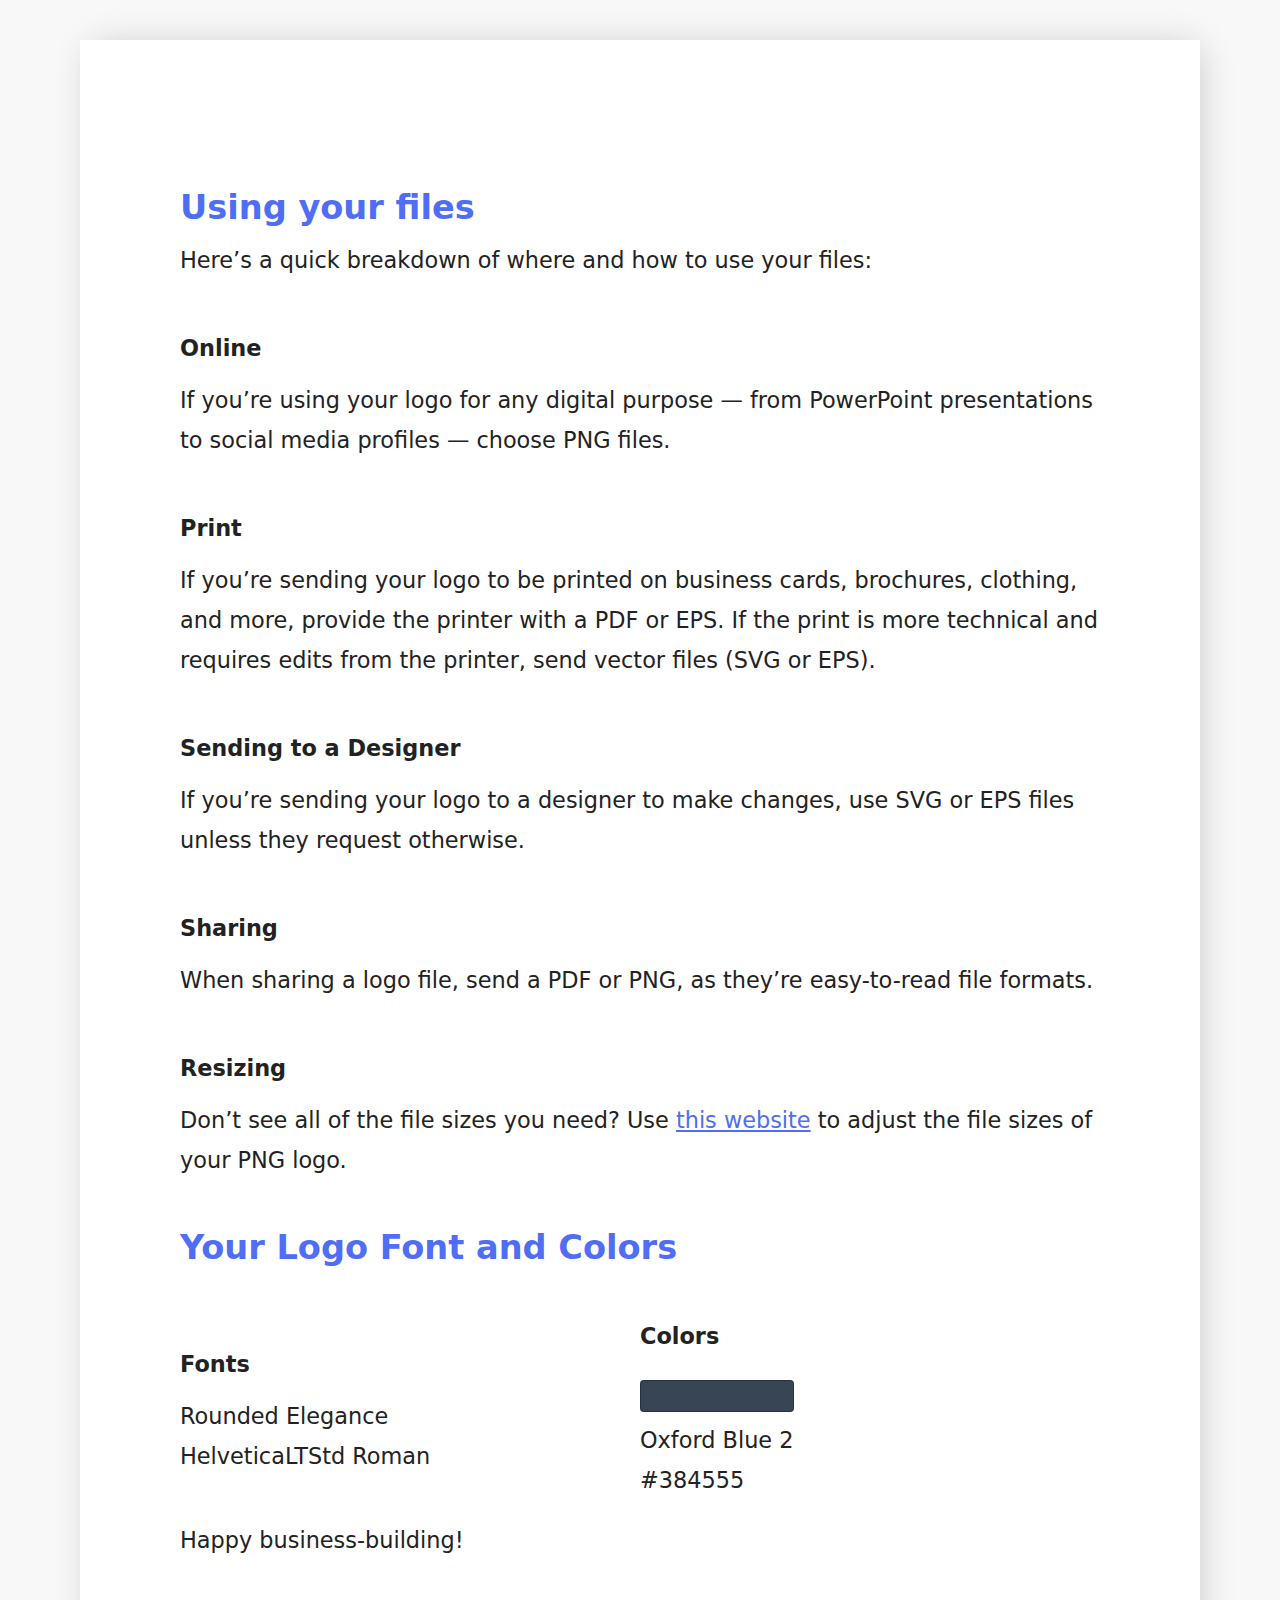
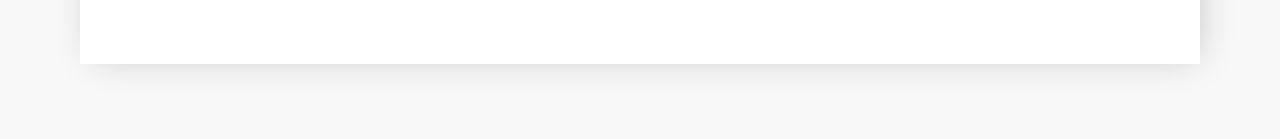
<file: assets/LOGO/getting_started_guide.html>
<!DOCTYPE html/>
<html>

<head>
    <meta charset="utf-8">
    <title>
        Congratulations on your custom logo!
    </title>
    <meta name="viewport" content="width=device-width, initial-scale=1">
    <style>
        @font-face {
            font-family: "Avenir W01";
            src:
                url("https://s3.ca-central-1.amazonaws.com/logojoy/dist/fonts/57bf7902-79ee-4b31-a327-1bbf59a3d155.eot?#iefix") format("eot"),
                url("https://s3.ca-central-1.amazonaws.com/logojoy/dist/fonts/b290e775-e0f9-4980-914b-a4c32a5e3e36.woff2") format("woff2"),
                url("https://s3.ca-central-1.amazonaws.com/logojoy/dist/fonts/4b978f72-bb48-46c3-909a-2a8cd2f8819c.woff") format("woff"),
                url("https://s3.ca-central-1.amazonaws.com/logojoy/dist/fonts/9bdf0737-f98c-477a-9365-ffc41b9d1285.ttf") format("truetype"),
                url("https://s3.ca-central-1.amazonaws.com/logojoy/dist/fonts/15281d0d-e3c2-46e1-94db-cb681e00bfaa.svg#15281d0d-e3c2-46e1-94db-cb681e00bfaa") format("svg");
            font-weight: 400;
            font-style: normal;
        }

        * {
            box-sizing: border-box;
        }

        body {
            background-color: #f8f8f8;
            font-family: "Avenir W01", sans;
            font-size: 1.4rem;
            line-height: 2.5rem;
            color: #222;
            margin: 0;
        }

        article {
            width: 100%;
            max-width: 70rem;
            padding: 100px;
            margin: 40px auto  75px;
            background-color: #fff;
            box-shadow: #c0c0c0 5px 0px 35px -8px;
        }
        h1, h2, h3 {
            margin-top: 3rem;
            margin-bottom: 0;
        }
        h3 {
            font-size: 1.4rem;
        }
        p {
            margin-top: .75rem;
            margin-bottom: .25rem;
        }
        hr {
            margin: 2rem auto;
            height: 3px;
            background-color: #f0f0f0;
            border: 0;
        }
        svg {
            width: 10em;
            height: auto;
            margin: 0 auto 40px;
            display: block;
        }
        h2 {
            color: #4f6df5;
        }
        a {
            color: #4f6df5;
        }
        .fonts_colors {
            display: flex;
            justify-content: center;
            align-items: center;
        }
        .fonts_colors > div {
            flex:1 1 50%;
        }

        .font {
            display: block;
        }

        .swatch {
            border: 1px solid rgba(0,0,0,.3);
            border-radius: 4px;
            height: 2rem;
            width: 100%;
            display: block;
            margin-bottom: .5rem;
        }
        .colors_list {
            display: flex;
        }
        .color {
            margin: 1.5rem 3rem .5rem 0;
        }
        .color span {
            white-space: nowrap;
            display: block;
        }

    </style>


</head>

<body>
    <article>
        <h2>
            Using your files
        </h2>
        <p>
            Here’s a quick breakdown of where and how to use your files:
        </p>
        <h3>
            Online
        </h3>
        <p>
            If you’re using your logo for any digital purpose — from PowerPoint presentations to social media profiles
            — choose
            PNG files.
        </p>
        <h3>
            Print
        </h3>
        <p>
            If you’re sending your logo to be printed on business cards, brochures, clothing, and more, provide the
            printer with a PDF or EPS. If the print is more technical and requires edits from the
            printer, send vector files (SVG or EPS).
        </p>

        <h3>
            Sending to a Designer
        </h3>
        <p>
            If you’re sending your logo to a designer to make changes, use SVG or EPS files unless
            they request otherwise.
        </p>

        <h3>
            Sharing
        </h3>
        <p>
            When sharing a logo file, send a PDF or PNG, as they’re easy-to-read file formats.
        </p>

        <h3>
            Resizing
        </h3>
        <p>
            Don’t see all of the file sizes you need? Use <a href="http://resizeimage.net/" target="_blank">this website</a> to adjust the file sizes of your PNG logo.
        </p>

        <h2>
            Your Logo Font and Colors
        </h2>
        <section class="fonts_colors">
            <div>
                <h3>Fonts</h3>
                <p class="font_list">
                    <span class="font">Rounded Elegance</span><span class="font"></span><span class="font">HelveticaLTStd Roman</span>
                </p>
            </div>
            <div>
                <h3>Colors</h3>
                <div class="colors_list">
                    
<div class="color">
	<span class="swatch" style="background-color: 384555"></span>
	<span class="name">Oxford Blue 2</span>
	<span class="hex">#384555</span>
</div>

                </div>
            </div>
        </section>
        <p>
            Happy business-building!
        </p>
    </article>
</body>

</html>
</file>
